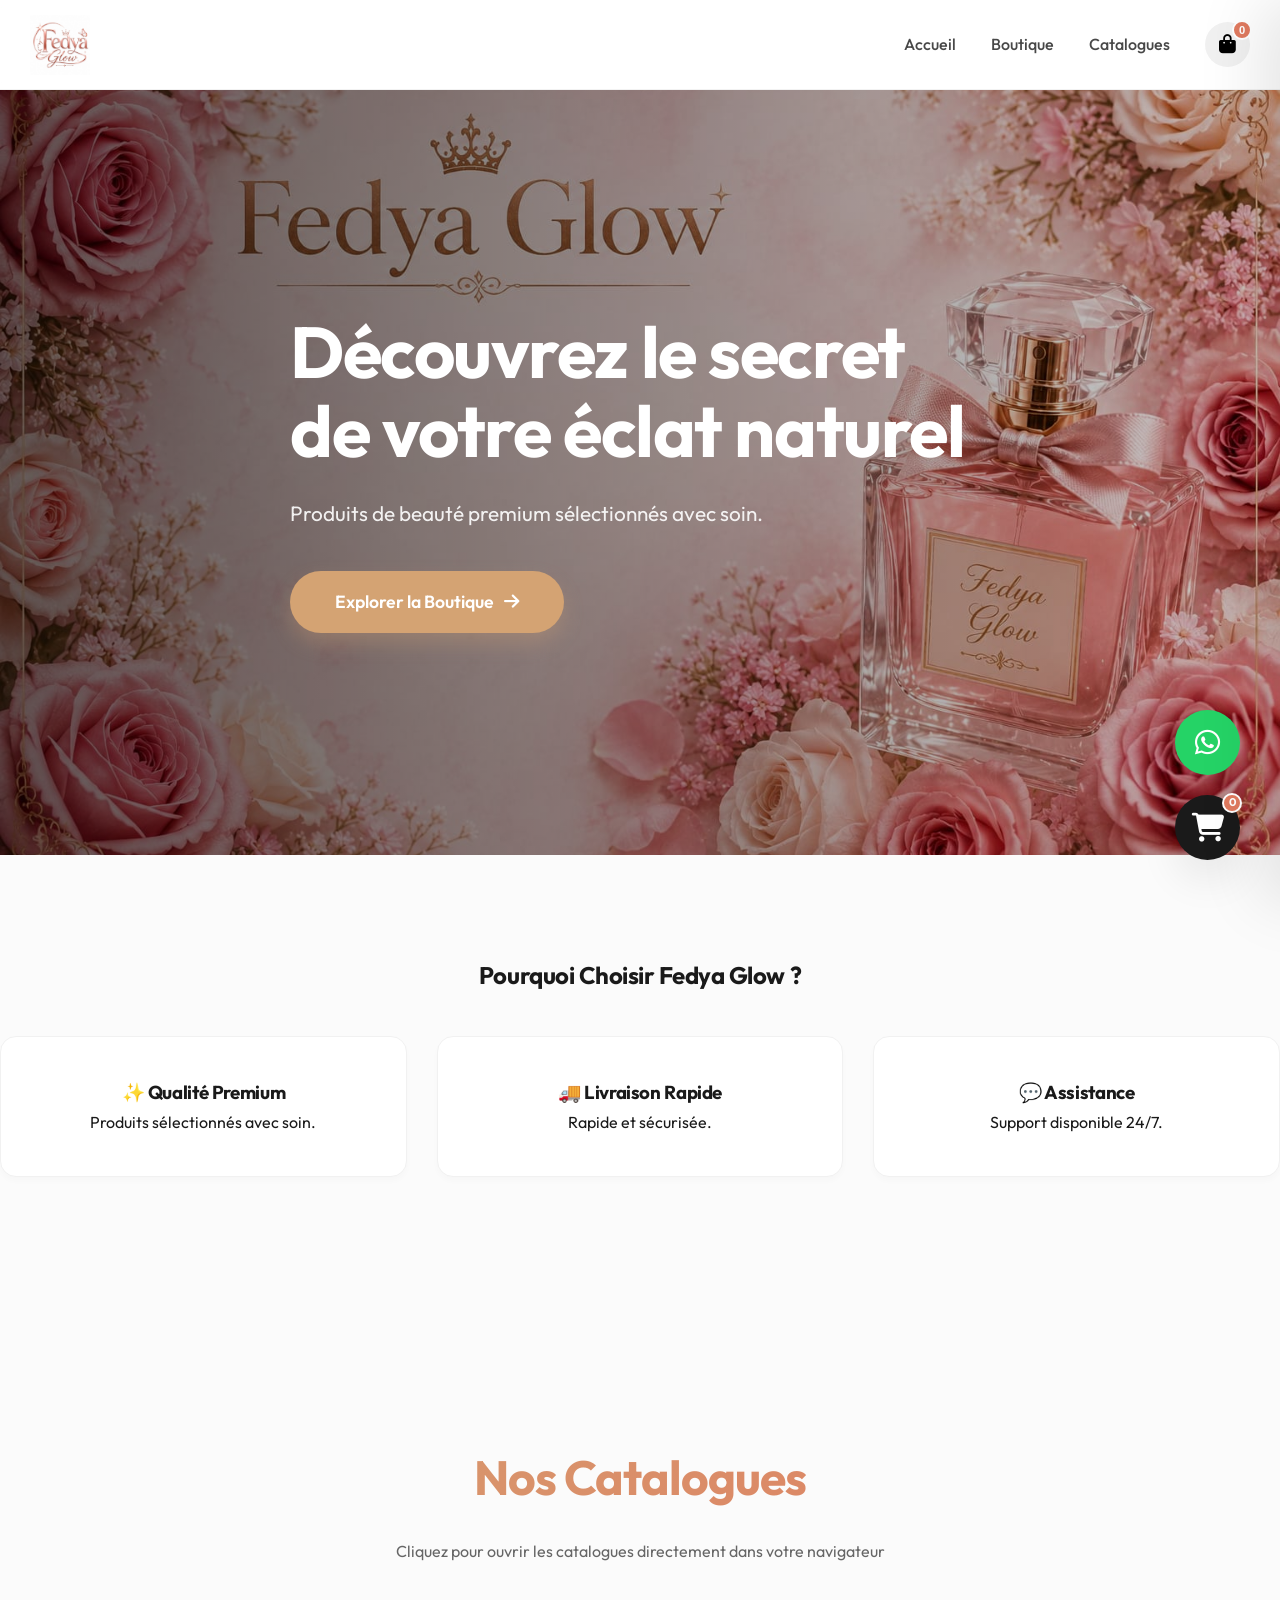
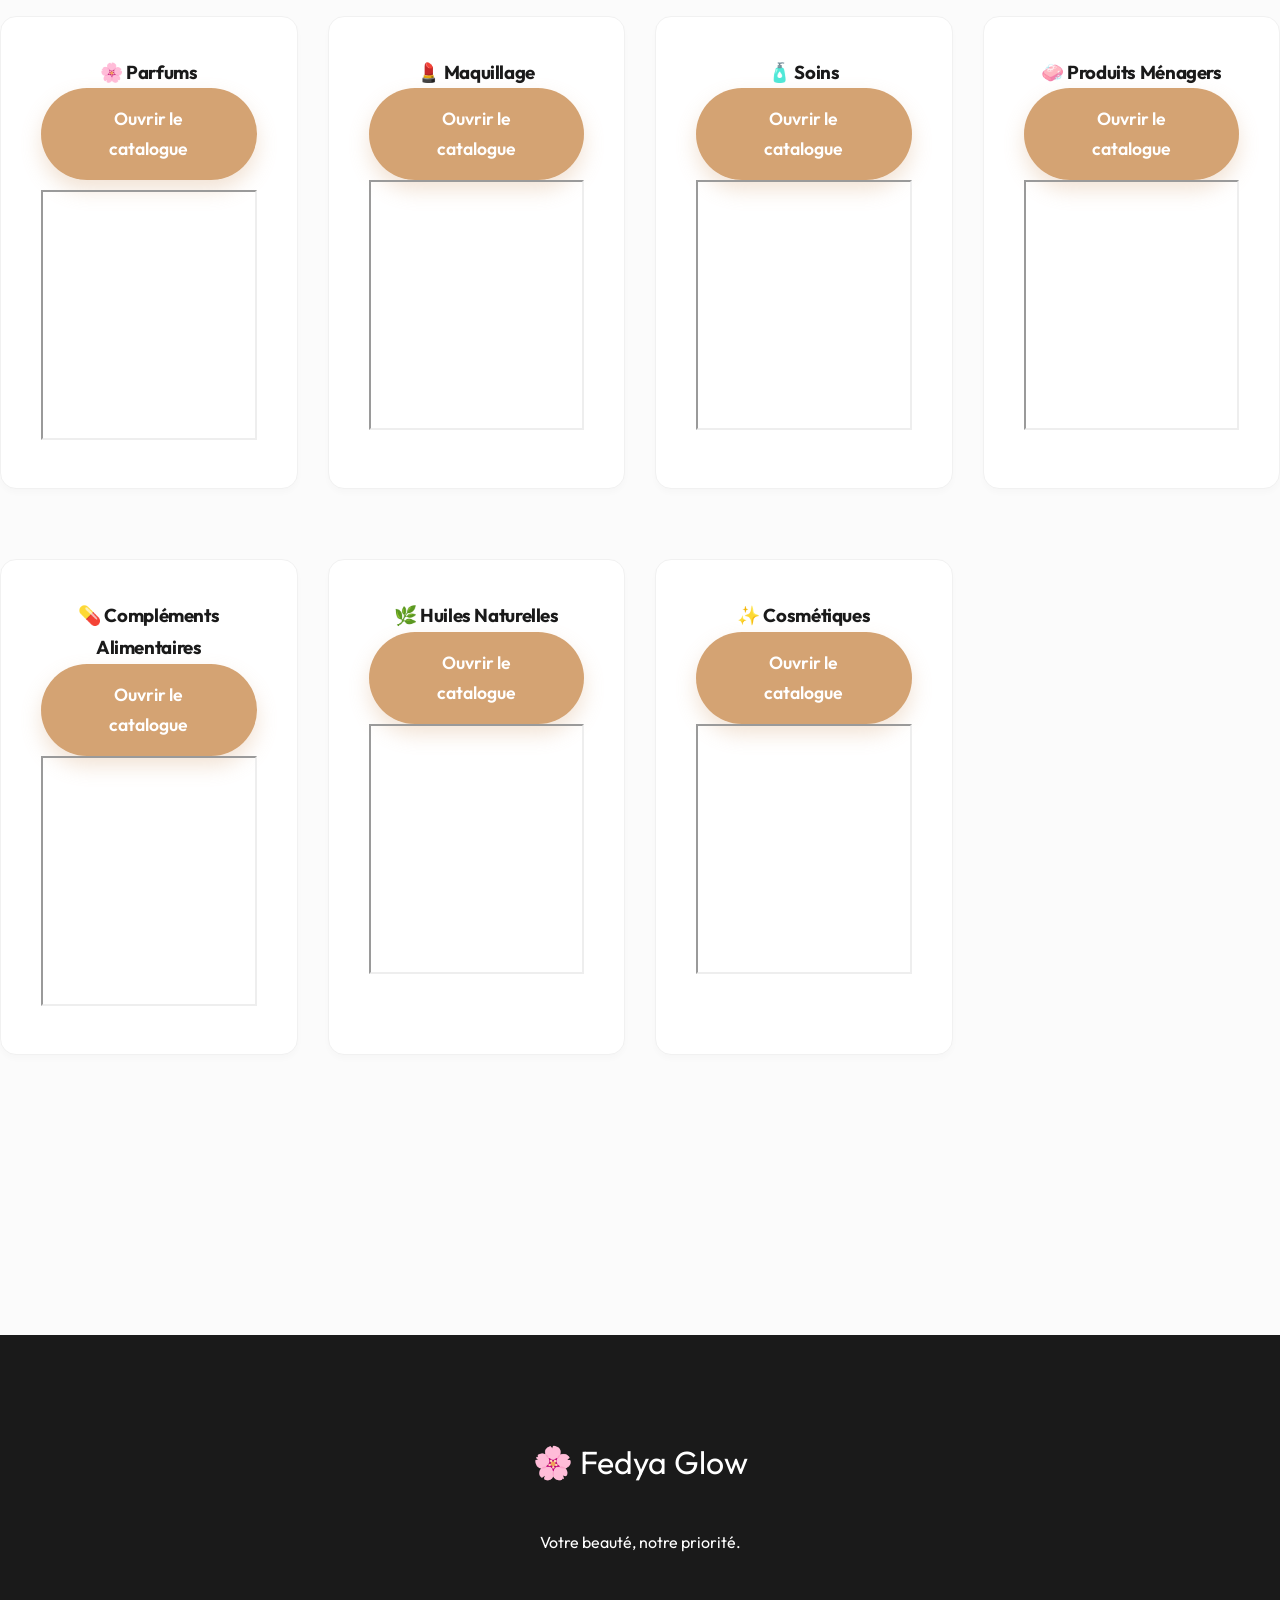
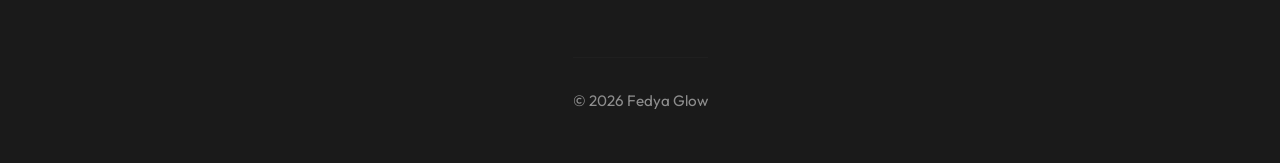
<file: index.html>
<!DOCTYPE html>
<html lang="fr">

<head>
    <meta charset="UTF-8">
    <meta name="viewport" content="width=device-width, initial-scale=1.0">

    <meta name="description" content="Fedya Glow - Découvrez notre sélection exclusive de produits de beauté premium. Parfums, soins et cosmétiques pour sublimer votre éclat naturel.">

    <title>Fedya Glow | Votre Beauté, Notre Priorité</title>

    <link rel="stylesheet" href="style.css">
    <link rel="stylesheet" href="https://cdnjs.cloudflare.com/ajax/libs/font-awesome/6.4.0/css/all.min.css">
</head>

<body>

<!-- NAVBAR -->
<nav class="navbar">
    <div class="container">

        <a href="index.html" class="logo">
            <img src="logo.jpeg" class="logo-img">
        </a>

        <div class="nav-links">
            <a href="index.html" class="nav-link">Accueil</a>
            <a href="produits.html" class="nav-link">Boutique</a>
            <a href="#catalogues" class="nav-link">Catalogues</a>
            <button class="btn-icon" onclick="toggleCart()">
                <i class="fa-solid fa-bag-shopping"></i>
                <span class="badge cart-count">0</span>
            </button>
        </div>

    </div>
</nav>

<main>

<!-- HERO -->
<section class="hero">
    <div class="hero-bg" style="background-image:url('hero-bg.jpeg');"></div>

    <div class="container">
        <div class="hero-content">

            <h1>Découvrez le secret de votre éclat naturel</h1>

            <p>Produits de beauté premium sélectionnés avec soin.</p>

            <a href="produits.html" class="btn-primary">
                Explorer la Boutique
                <i class="fa-solid fa-arrow-right"></i>
            </a>

        </div>
    </div>
</section>

<!-- FEATURES -->
<section class="container" style="padding:100px 0;text-align:center;">

    <h2>Pourquoi Choisir Fedya Glow ?</h2>

    <div style="display:grid;grid-template-columns:repeat(auto-fit,minmax(280px,1fr));gap:30px;margin-top:40px;">

        <div class="admin-card">
            <h3>✨ Qualité Premium</h3>
            <p>Produits sélectionnés avec soin.</p>
        </div>

        <div class="admin-card">
            <h3>🚚 Livraison Rapide</h3>
            <p>Rapide et sécurisée.</p>
        </div>

        <div class="admin-card">
            <h3>💬 Assistance</h3>
            <p>Support disponible 24/7.</p>
        </div>

    </div>

</section>

<!-- 📘 CATALOGUES -->
<section id="catalogues" class="container" style="padding:120px 0;text-align:center;">

    <h2 class="text-gradient" style="font-size:3rem;margin-bottom:20px;">
        Nos Catalogues
    </h2>

    <p style="color:#666;margin-bottom:50px;">
        Cliquez pour ouvrir les catalogues directement dans votre navigateur
    </p>

    <div style="display:grid;grid-template-columns:repeat(auto-fit,minmax(260px,1fr));gap:30px;">

        <!-- Parfums -->
        <div class="admin-card">
            <h3>🌸 Parfums</h3>

            <a href="catalogues/parfums.pdf" target="_blank" class="btn-primary">
                Ouvrir le catalogue
            </a>

            <iframe src="catalogues/parfums.pdf" width="100%" height="250px" style="margin-top:10px;"></iframe>
        </div>

        <!-- Maquillage -->
        <div class="admin-card">
            <h3>💄 Maquillage</h3>

            <a href="catalogues/maquillage.pdf" target="_blank" class="btn-primary">
                Ouvrir le catalogue
            </a>

            <iframe src="catalogues/maquillage.pdf" width="100%" height="250px"></iframe>
        </div>

        <!-- Soins -->
        <div class="admin-card">
            <h3>🧴 Soins</h3>

            <a href="catalogues/soins.pdf" target="_blank" class="btn-primary">
                Ouvrir le catalogue
            </a>

            <iframe src="catalogues/soins.pdf" width="100%" height="250px"></iframe>
        </div>

        <!-- Ménagers -->
        <div class="admin-card">
            <h3>🧼 Produits Ménagers</h3>

            <a href="catalogues/menagers.pdf" target="_blank" class="btn-primary">
                Ouvrir le catalogue
            </a>

            <iframe src="catalogues/menagers.pdf" width="100%" height="250px"></iframe>
        </div>

        <!-- Compléments -->
        <div class="admin-card">
            <h3>💊 Compléments Alimentaires</h3>

            <a href="catalogues/complements.pdf" target="_blank" class="btn-primary">
                Ouvrir le catalogue
            </a>

            <iframe src="catalogues/complements.pdf" width="100%" height="250px"></iframe>
        </div>

        <!-- Huiles -->
        <div class="admin-card">
            <h3>🌿 Huiles Naturelles</h3>

            <a href="catalogues/huiles.pdf" target="_blank" class="btn-primary">
                Ouvrir le catalogue
            </a>

            <iframe src="catalogues/huiles.pdf" width="100%" height="250px"></iframe>
        </div>

        <!-- Cosmétiques -->
        <div class="admin-card">
            <h3>✨ Cosmétiques</h3>

            <a href="catalogues/cosmetiques.pdf" target="_blank" class="btn-primary">
                Ouvrir le catalogue
            </a>

            <iframe src="catalogues/cosmetiques.pdf" width="100%" height="250px"></iframe>
        </div>

    </div>

</section>

</main>

<!-- FOOTER -->
<footer class="footer">
    <div class="container footer-content">
        <div class="logo" style="color:white;font-size:2rem;">
            🌸 Fedya Glow
        </div>

        <p>Votre beauté, notre priorité.</p>

        <div class="footer-bottom">
            © 2026 Fedya Glow
        </div>
    </div>
</footer>

<!-- Floating Buttons -->
<div class="floating-btn-group">
    <a href="https://wa.me/33695198708" class="floating-btn btn-wa" target="_blank">
        <i class="fa-brands fa-whatsapp"></i>
    </a>
    <div class="floating-btn btn-cart" onclick="toggleCart()">
        <i class="fa-solid fa-cart-shopping"></i>
        <span class="badge cart-count">0</span>
    </div>
</div>

<!-- Sidebar Cart -->
<div class="overlay" id="overlay" onclick="toggleCart()"></div>
<div class="cart-sidebar" id="cartSidebar">
    <div class="cart-header">
        <h3>Votre Panier 🛍️</h3>
        <button class="btn-icon" onclick="toggleCart()" style="font-size: 1.2rem;">✕</button>
    </div>
    <div class="cart-items" id="cart-items-container">
        <!-- Items will be injected here -->
    </div>
    <div class="cart-footer">
        <div class="cart-total">
            <span>Total:</span>
            <span id="cart-total-amount">0.00 €</span>
        </div>
        <button class="checkout-btn" onclick="sendWhatsApp()">
            Commander via WhatsApp
            <i class="fa-brands fa-whatsapp"></i>
        </button>
    </div>
</div>

<script src="main.js"></script>
</body>
</html>
</file>
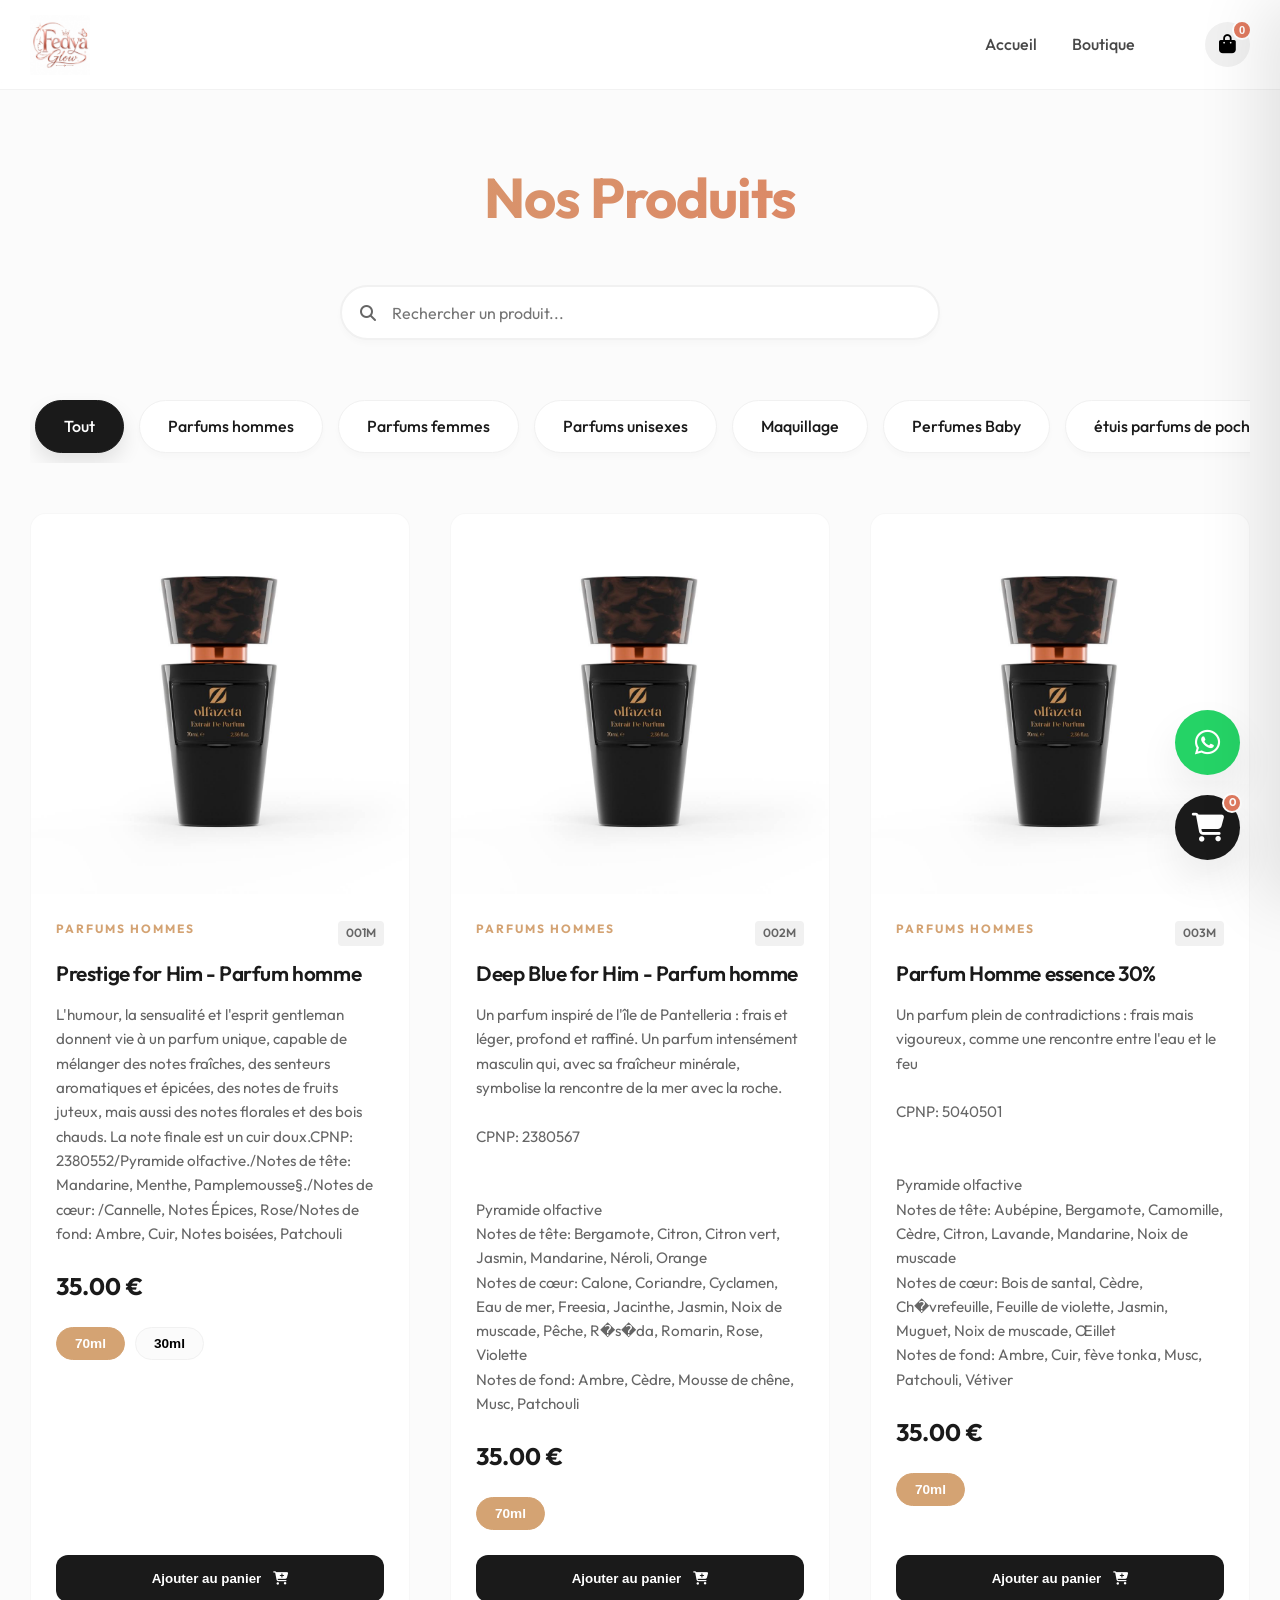
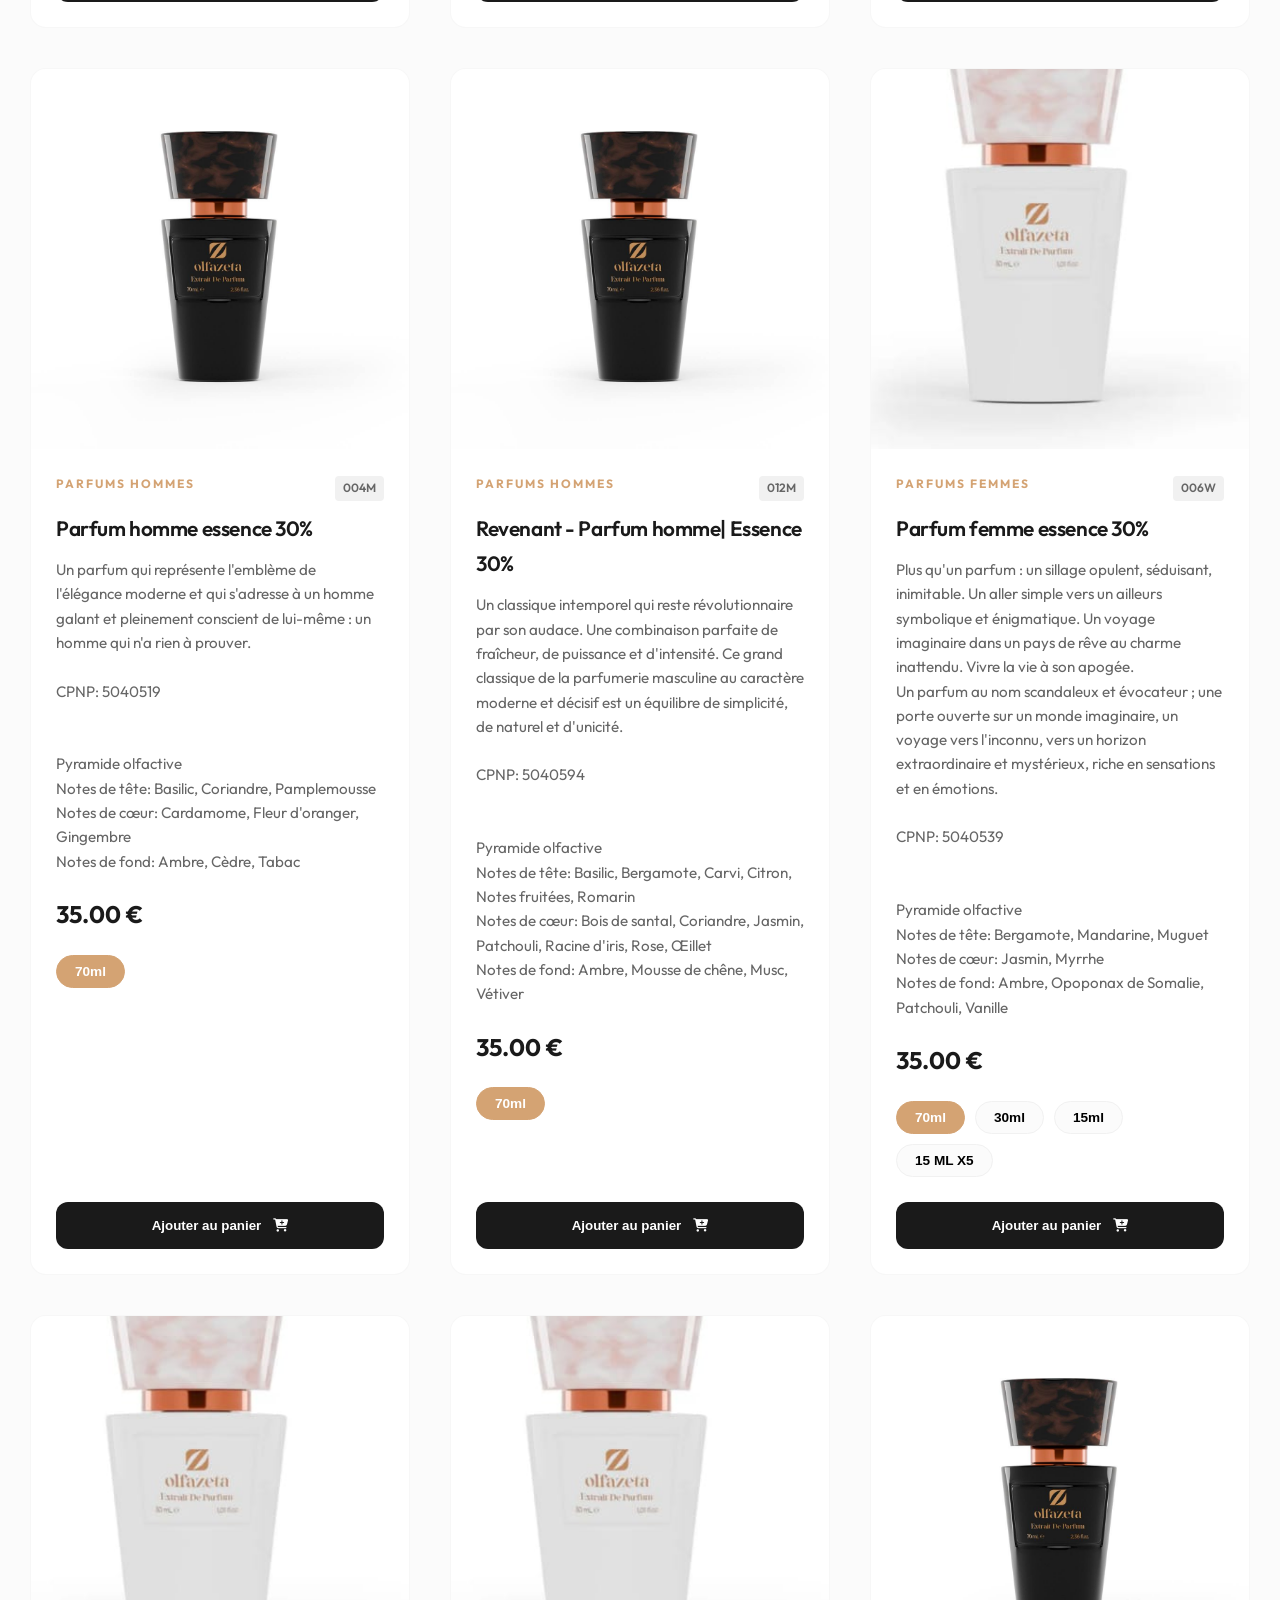
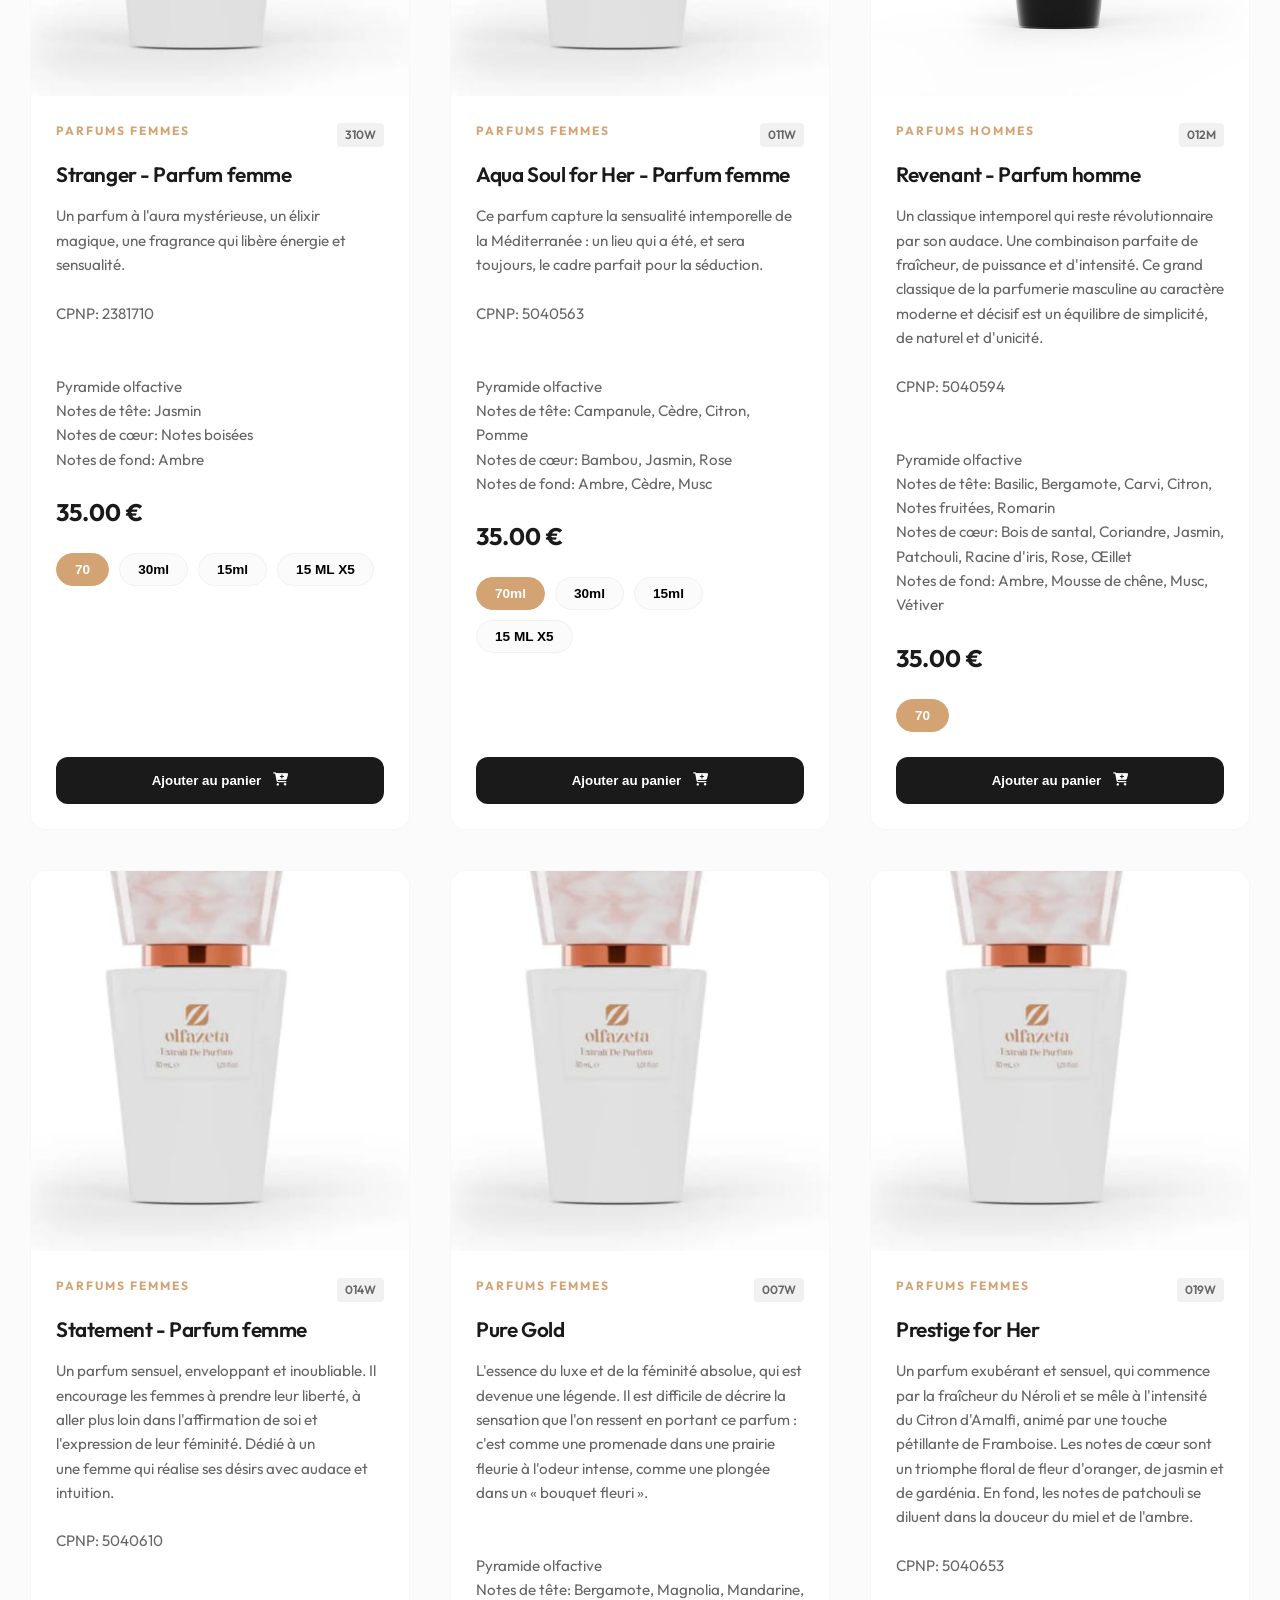
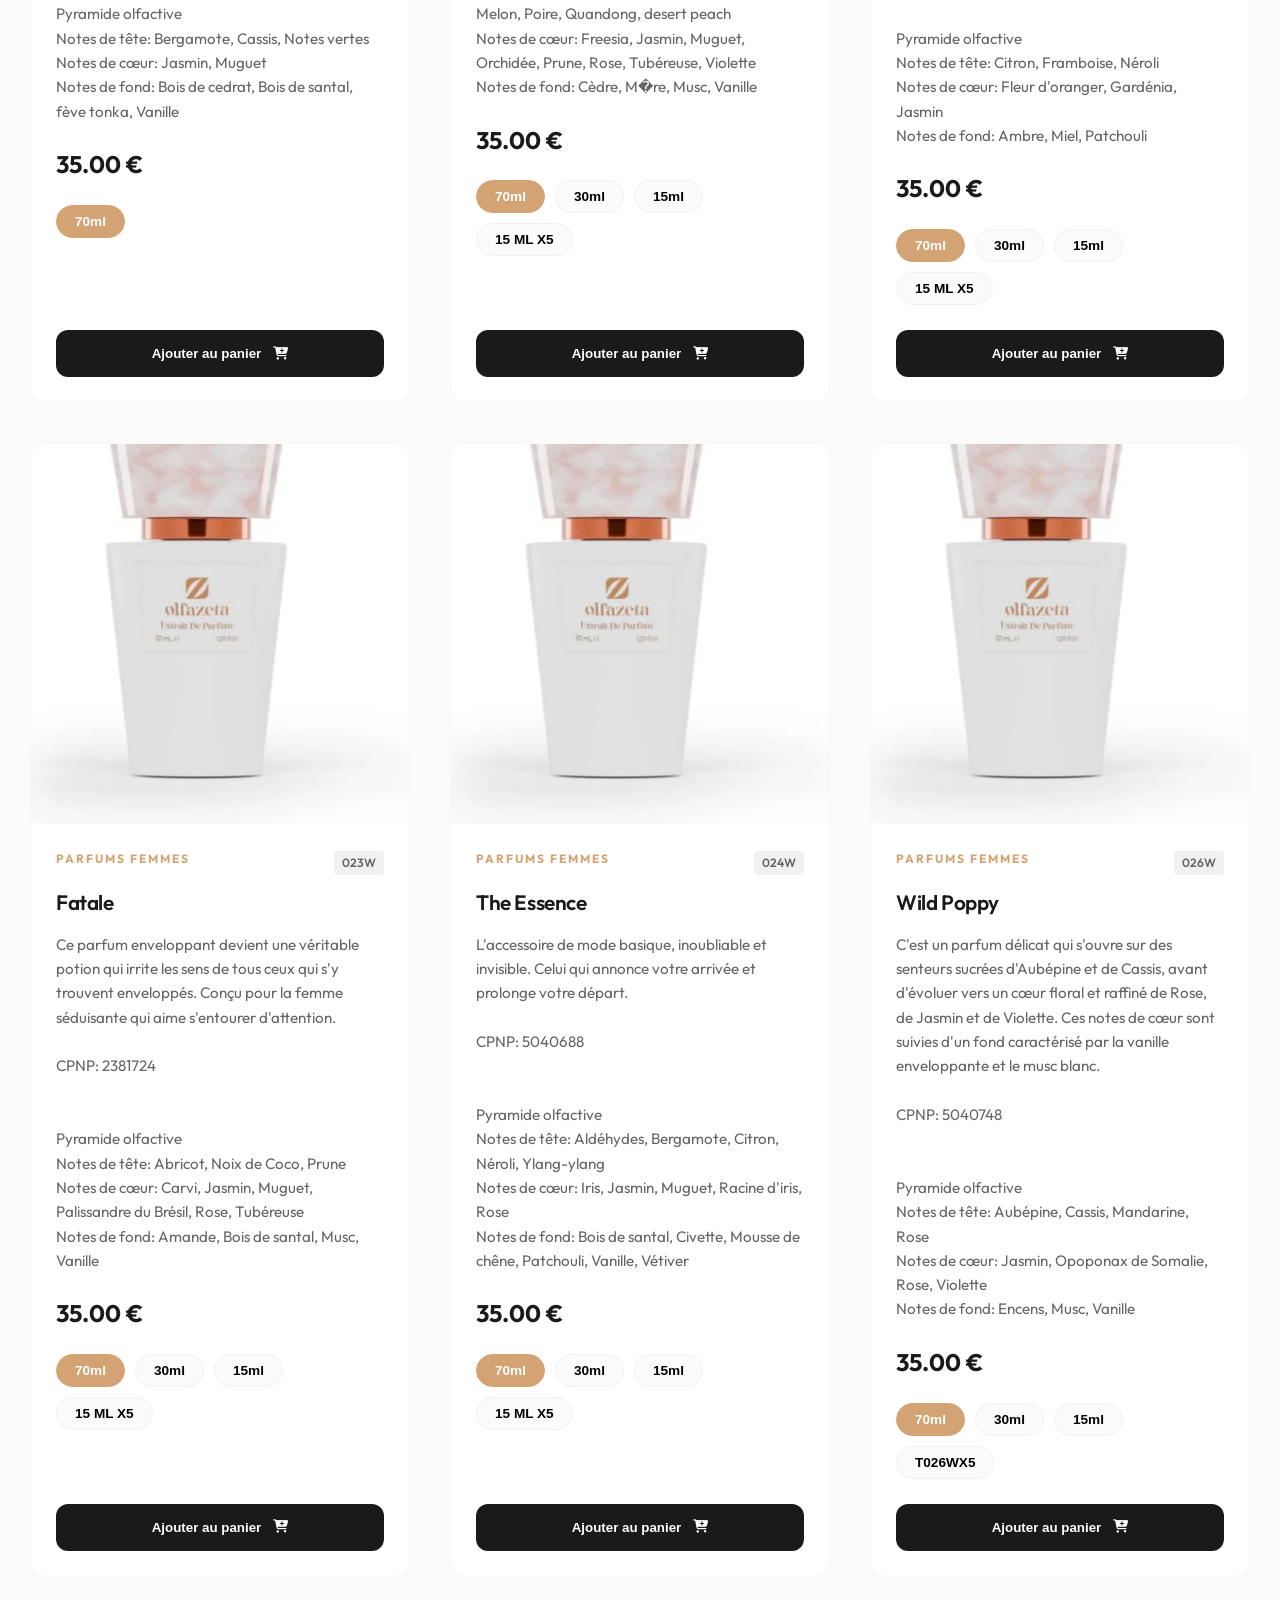
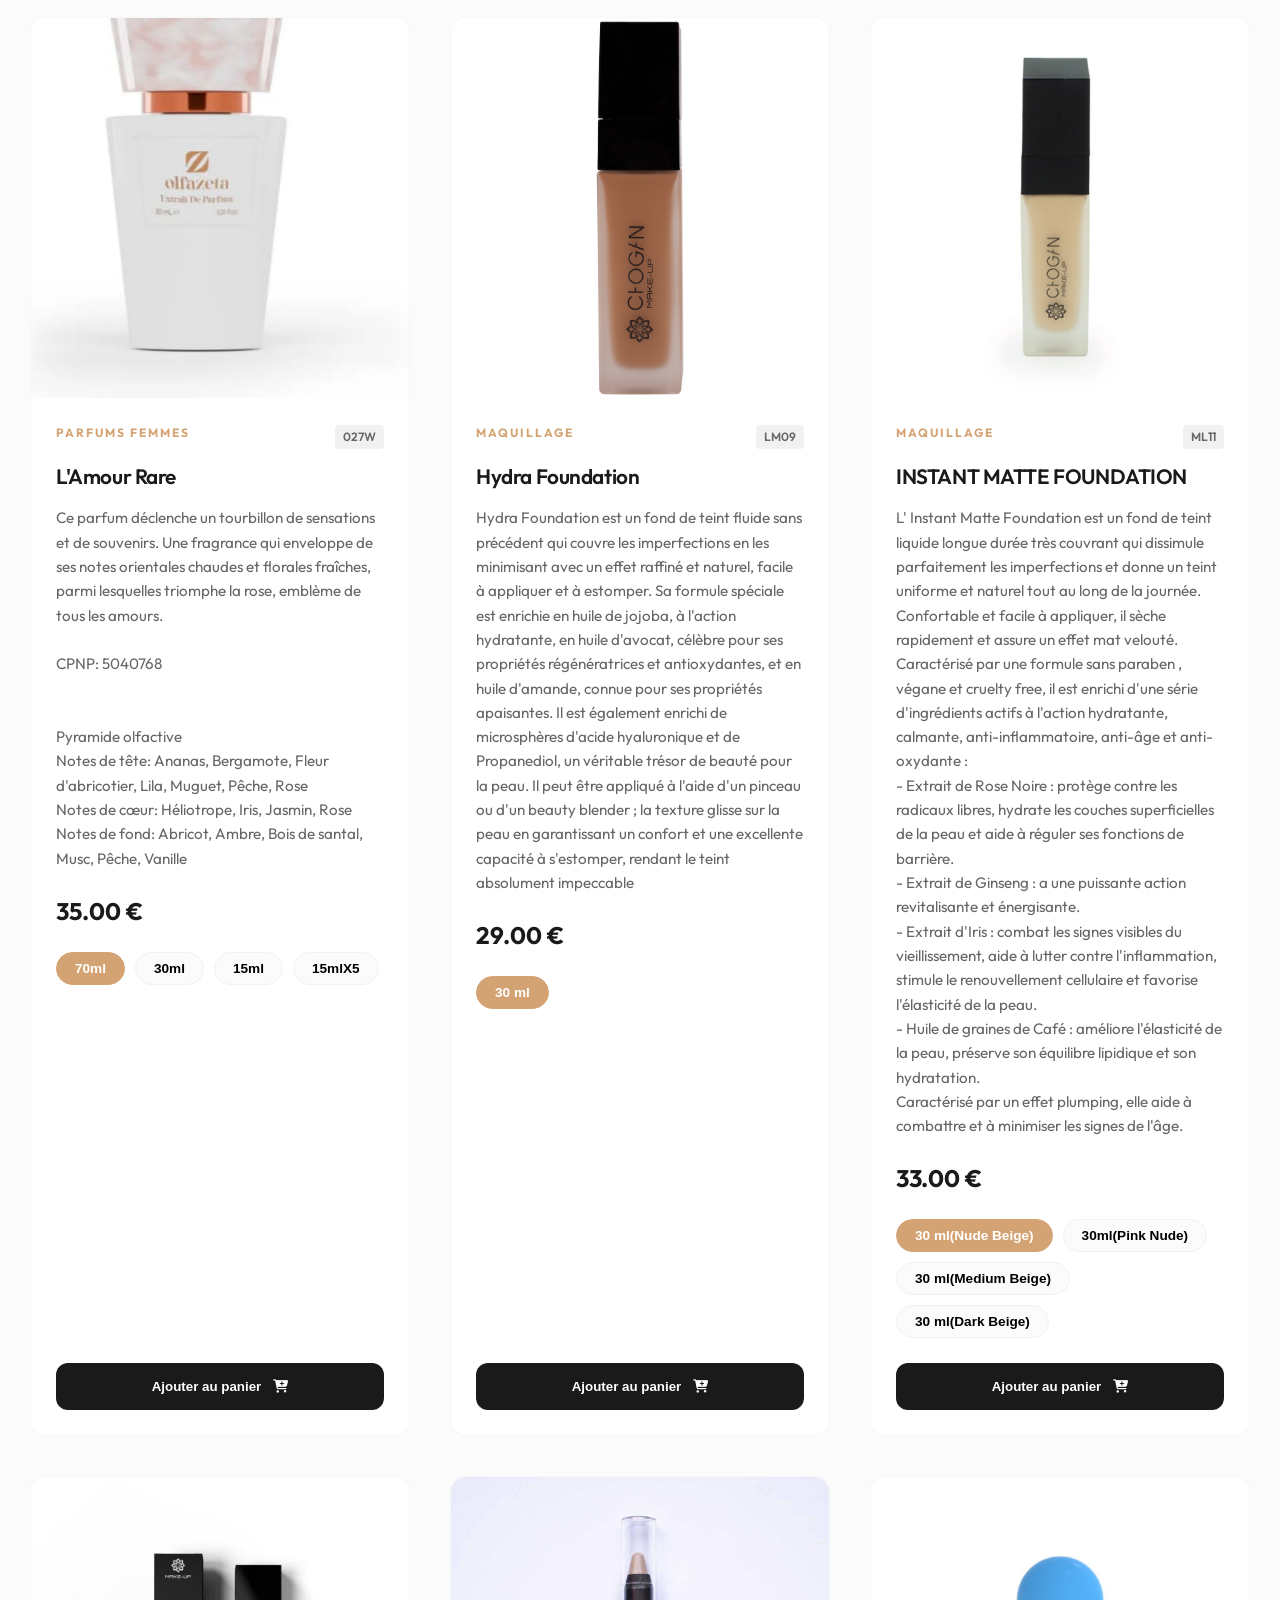
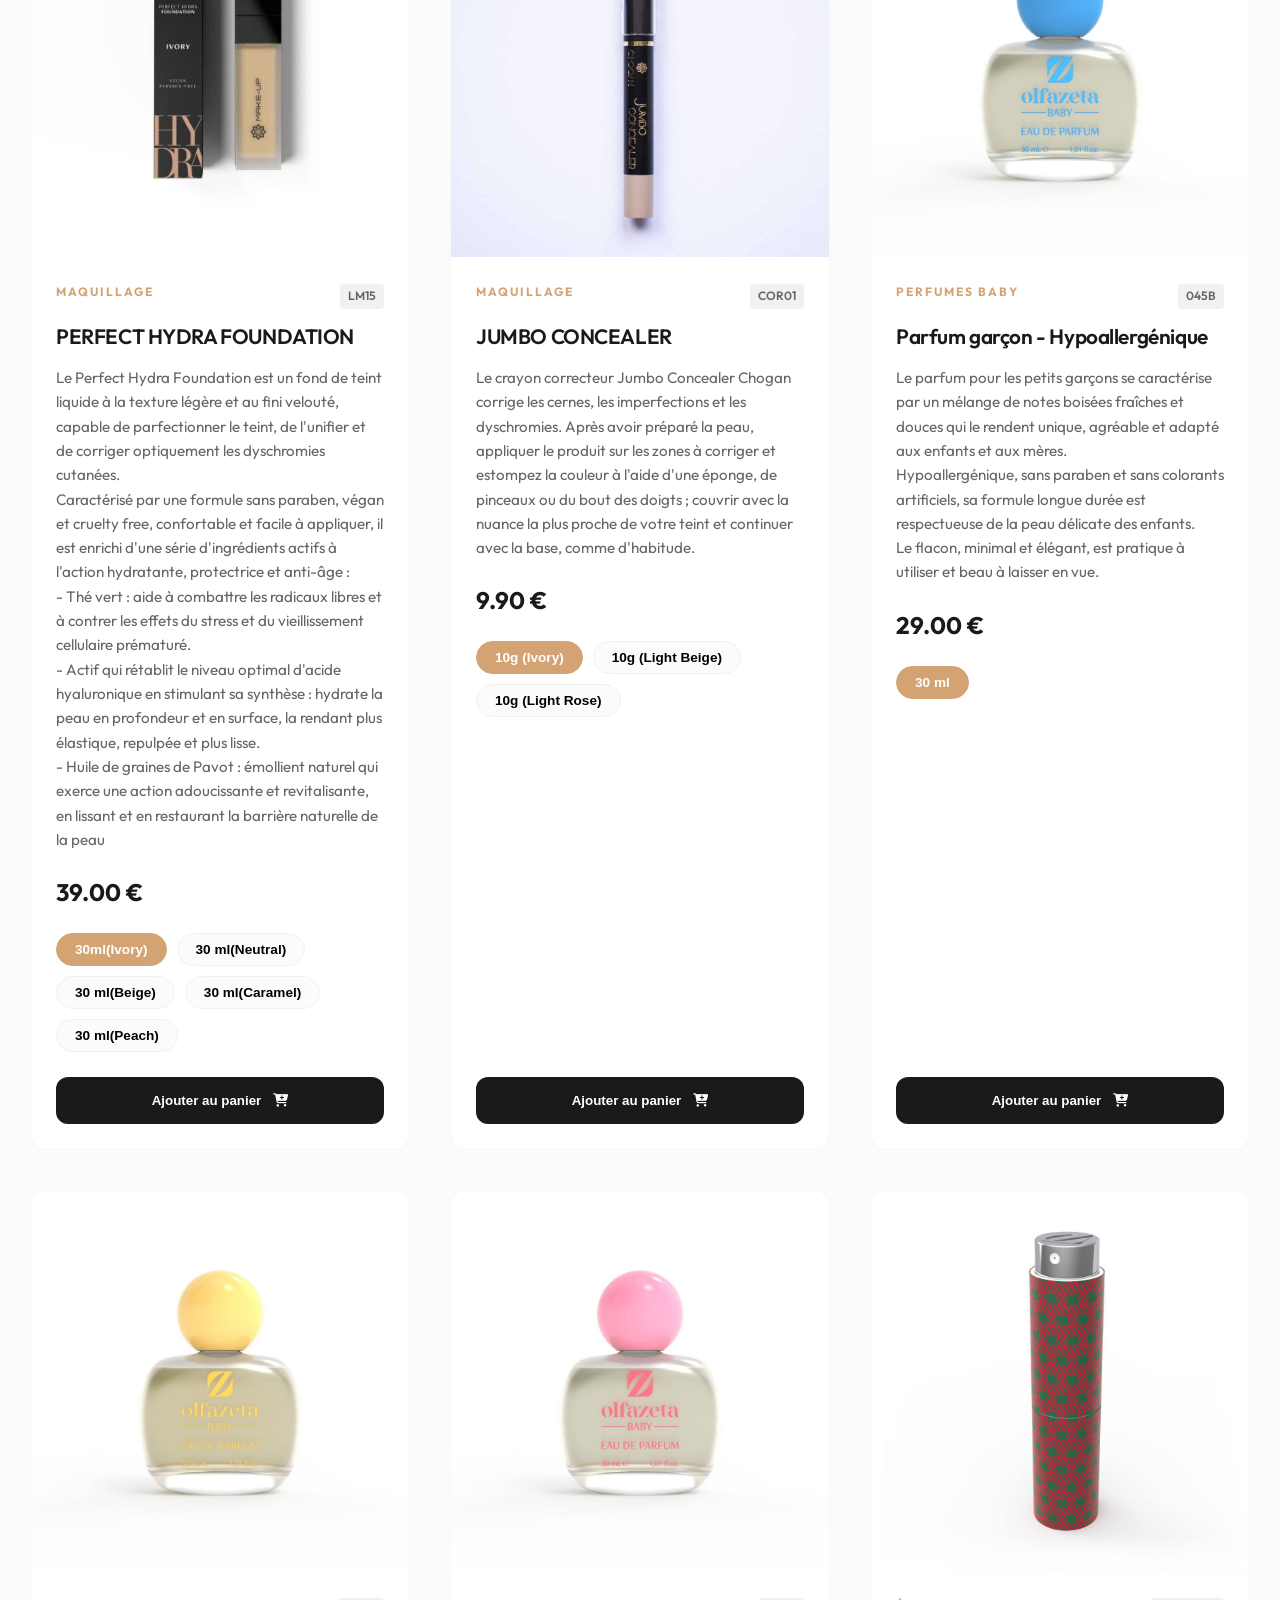
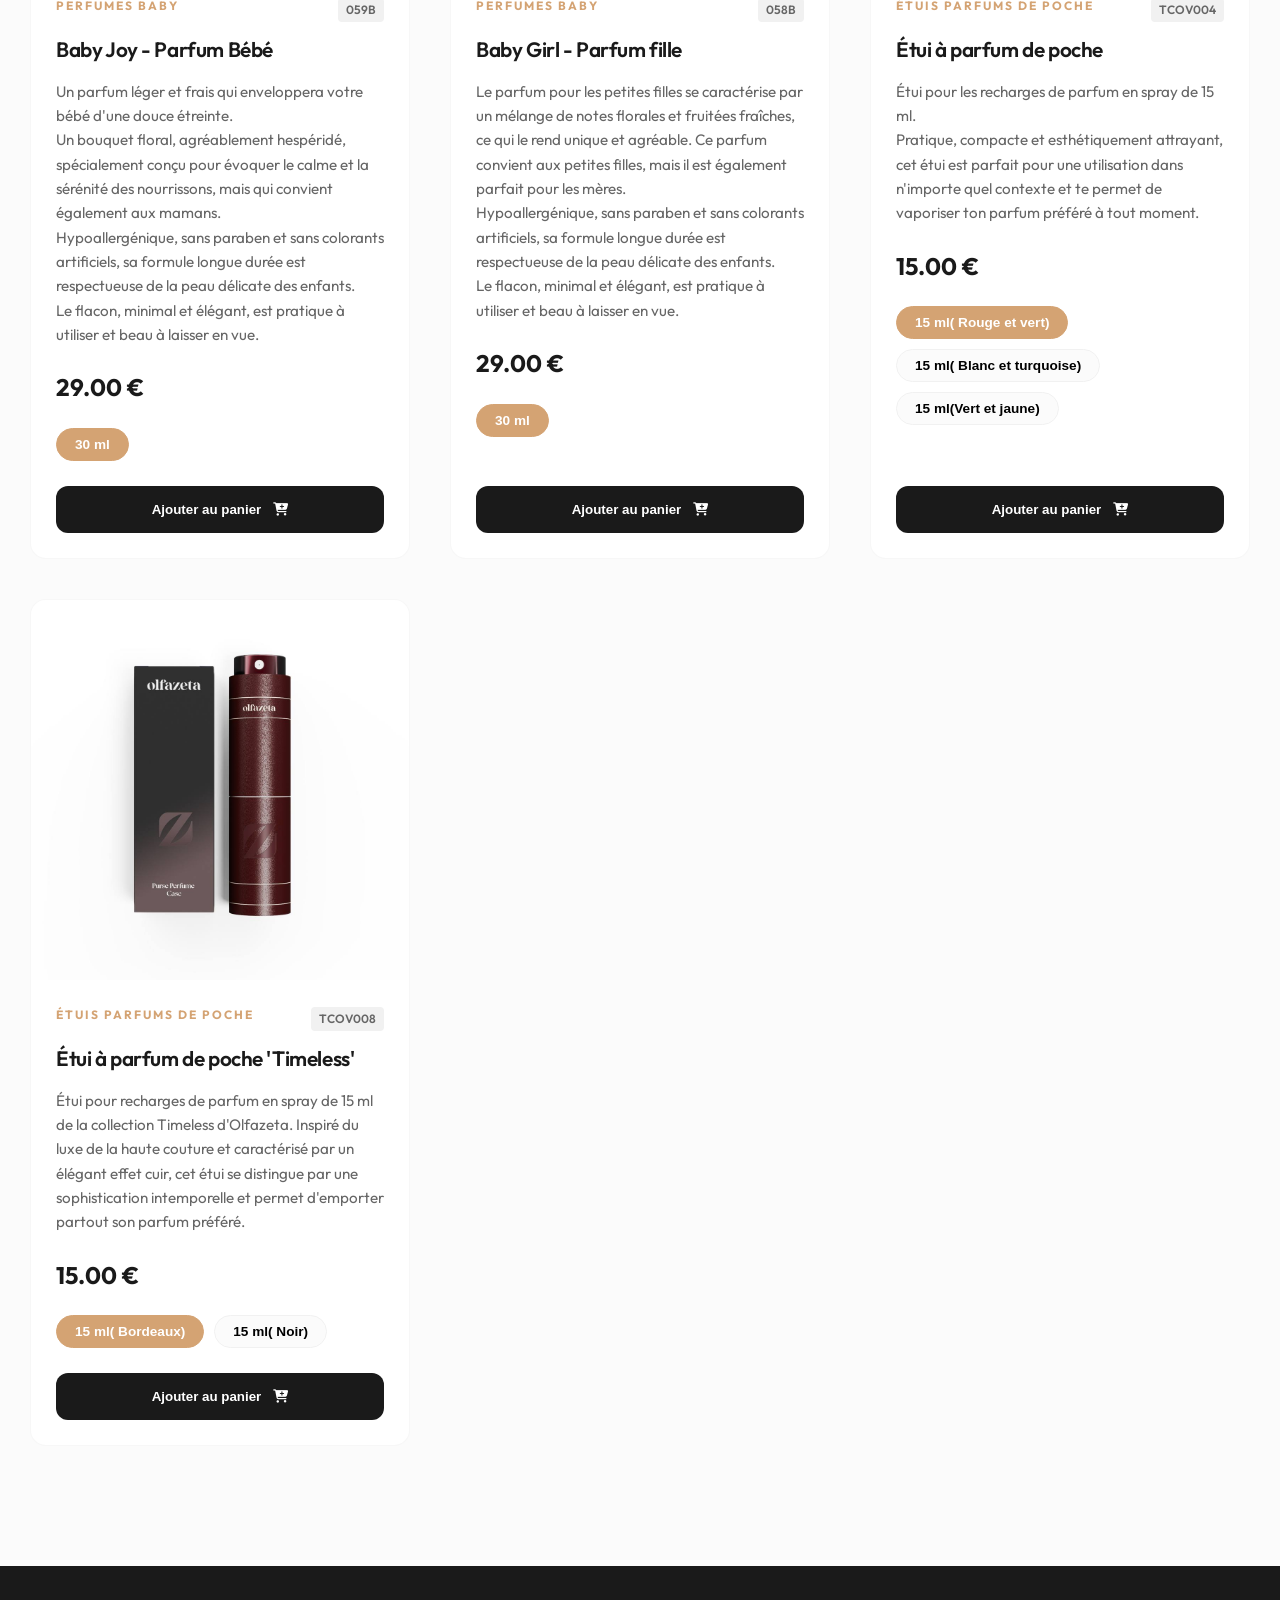
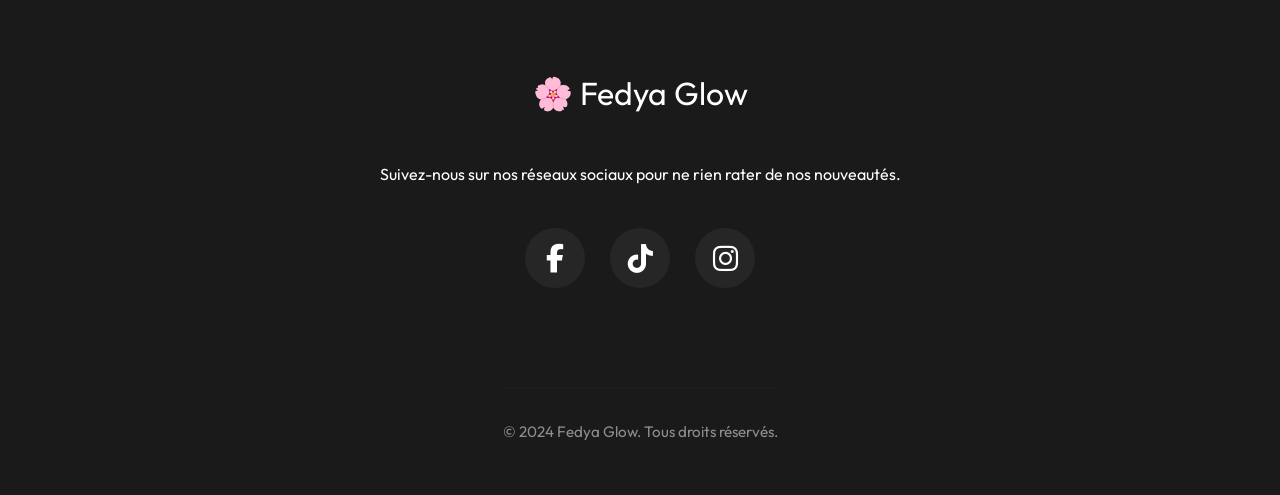
<file: produits.html>
<!DOCTYPE html>
<html lang="fr">
<head>
    <meta charset="UTF-8">
    <meta name="viewport" content="width=device-width, initial-scale=1.0">
    <meta name="description" content="Explorez la boutique Fedya Glow. Une large gamme de produits de beauté, parfums et soins pour tous les styles.">
    <meta property="og:title" content="Fedya Glow | Boutique">
    <meta property="og:description" content="Trouvez vos produits de beauté préférés chez Fedya Glow.">
    <title>Fedya Glow | Boutique</title>
    <link rel="stylesheet" href="style.css">
    <link rel="stylesheet" href="https://cdnjs.cloudflare.com/ajax/libs/font-awesome/6.4.0/css/all.min.css">
</head>
<body>
    <nav class="navbar">
        <div class="container">
            <a href="index.html" class="logo">
                <img src="logo.jpeg" alt="Fedya Glow Logo" class="logo-img">
            </a>
            <div class="nav-links">
                <a href="index.html" class="nav-link">Accueil</a>
                <a href="produits.html" class="nav-link">Boutique</a>
                <a href="admin.html" class="nav-link"></a>
                <button class="btn-icon" onclick="toggleCart()">
                    <i class="fa-solid fa-bag-shopping"></i>
                    <span class="badge cart-count">0</span>
                </button>
            </div>
        </div>
    </nav>

    <main class="container" style="padding-top: 60px;">
        <h1 class="text-gradient" style="text-align: center; margin-bottom: 40px; font-size: 3.5rem;">Nos Produits</h1>
        
        <div class="search-container" style="max-width: 600px; margin: 0 auto 30px;">
            <div class="form-group" style="position: relative;">
                <i class="fa-solid fa-magnifying-glass" style="position: absolute; left: 20px; top: 50%; transform: translateY(-50%); color: var(--gray-600);"></i>
                <input type="text" id="productSearch" class="form-control" placeholder="Rechercher un produit..." style="padding-left: 50px; border-radius: 100px; height: 55px; box-shadow: var(--shadow-sm);">
            </div>
        </div>

        <div class="category-filters" id="category-filters">
            <!-- Categories will be injected here -->
        </div>

        <div class="products-grid" id="products-grid">
            <!-- Products will be injected here -->
        </div>
    </main>

    <footer class="footer">
        <div class="container footer-content">
            <div class="logo" style="color: white; font-size: 2rem;">🌸 Fedya Glow</div>
            <p>Suivez-nous sur nos réseaux sociaux pour ne rien rater de nos nouveautés.</p>
            <div class="social-links">
                <a href="https://www.facebook.com/profile.php?id=61571002333267" class="social-icon fb"><i class="fa-brands fa-facebook-f"></i></a>
                <a href="https://www.tiktok.com/@fedyfedy946?_r=1&_t=ZN-96RbtunjTJW" class="social-icon tt"><i class="fa-brands fa-tiktok"></i></a>
                <a href="https://www.instagram.com/fedya_glow" class="social-icon ig"><i class="fa-brands fa-instagram"></i></a>
            </div>
            <div class="footer-bottom">
                &copy; 2024 Fedya Glow. Tous droits réservés.
            </div>
        </div>
    </footer>

    <!-- Floating Buttons -->
    <div class="floating-btn-group">
        <a href="https://wa.me/33695198708" class="floating-btn btn-wa" target="_blank">
            <i class="fa-brands fa-whatsapp"></i>
        </a>
        <div class="floating-btn btn-cart" onclick="toggleCart()">
            <i class="fa-solid fa-cart-shopping"></i>
            <span class="badge cart-count">0</span>
        </div>
    </div>

    <!-- Sidebar Cart -->
    <div class="overlay" id="overlay" onclick="toggleCart()"></div>
    <div class="cart-sidebar" id="cartSidebar">
        <div class="cart-header">
            <h3>Votre Panier 🛍️</h3>
            <button class="btn-icon" onclick="toggleCart()" style="font-size: 1.2rem;">✕</button>
        </div>
        <div class="cart-items" id="cart-items-container">
            <!-- Items will be injected here -->
        </div>
        <div class="cart-footer">
            <div class="cart-total">
                <span>Total:</span>
                <span id="cart-total-amount">0.00 €</span>
            </div>
            <button class="checkout-btn" onclick="sendWhatsApp()">
                Commander via WhatsApp
                <i class="fa-brands fa-whatsapp"></i>
            </button>
        </div>
    </div>

    <script src="main.js"></script>
</body>
</html>
</file>
<file: style.css>
@import url('https://fonts.googleapis.com/css2?family=Cairo:wght@300;400;600;700;800&family=Outfit:wght@300;400;500;600;700&display=swap');

:root {
    --primary: #d4a373; /* Rose Gold / Premium Tan */
    --primary-light: #faedcd;
    --primary-hover: #bc8a5f;
    --accent: #e07a5f;
    --dark: #1a1a1a;
    --light: #ffffff;
    --gray-100: #fbfbfb;
    --gray-200: #f1f1f1;
    --gray-300: #e0e0e0;
    --gray-600: #666666;
    --glass: rgba(255, 255, 255, 0.85);
    --glass-dark: rgba(0, 0, 0, 0.05);
    --shadow-sm: 0 4px 6px rgba(0,0,0,0.02);
    --shadow-md: 0 10px 20px rgba(0,0,0,0.05);
    --shadow-lg: 0 20px 40px rgba(0,0,0,0.08);
    --radius-sm: 12px;
    --radius-md: 16px;
    --radius-lg: 24px;
    --transition: all 0.4s cubic-bezier(0.165, 0.84, 0.44, 1);
}

* {
    margin: 0;
    padding: 0;
    box-sizing: border-box;
}

body {
    font-family: 'Outfit', 'Cairo', sans-serif;
    background-color: var(--gray-100);
    color: var(--dark);
    line-height: 1.7;
    overflow-x: hidden;
}

/* Custom Scrollbar */
::-webkit-scrollbar {
    width: 6px;
}
::-webkit-scrollbar-track {
    background: var(--gray-100);
}
::-webkit-scrollbar-thumb {
    background: var(--gray-300);
    border-radius: 10px;
}
::-webkit-scrollbar-thumb:hover {
    background: var(--primary);
}

/* Typography */
h1, h2, h3, h4, h5, h6 {
    font-weight: 700;
    letter-spacing: -0.02em;
}

.text-gradient {
    background: linear-gradient(135deg, var(--primary), var(--accent));
    -webkit-background-clip: text;
    -webkit-text-fill-color: transparent;
}

/* Layout */
.container {
    max-width: 1300px;
    margin: 0 auto;
    padding: 0 30px;
}

/* Navbar */
.navbar {
    background: var(--glass);
    backdrop-filter: blur(15px);
    -webkit-backdrop-filter: blur(15px);
    height: 90px;
    display: flex;
    align-items: center;
    position: sticky;
    top: 0;
    z-index: 1000;
    border-bottom: 1px solid rgba(0,0,0,0.05);
    transition: var(--transition);
}

.navbar.scrolled {
    height: 70px;
    background: rgba(255, 255, 255, 0.95);
    box-shadow: var(--shadow-sm);
}

.navbar .container {
    display: flex;
    justify-content: space-between;
    align-items: center;
    width: 100%;
}

.logo {
    display: flex;
    align-items: center;
    gap: 12px;
    height: 100%;
}

.logo-img {
    height: 60px;
    width: auto;
    object-fit: contain;
    transition: var(--transition);
}

.logo:hover .logo-img {
    transform: scale(1.05);
}

.nav-links {
    display: flex;
    gap: 35px;
    align-items: center;
}

.nav-link {
    text-decoration: none;
    color: var(--dark);
    font-weight: 500;
    font-size: 1rem;
    transition: var(--transition);
    position: relative;
    opacity: 0.8;
}

.nav-link::after {
    content: '';
    position: absolute;
    bottom: -5px;
    left: 0;
    width: 0;
    height: 2px;
    background: var(--primary);
    transition: var(--transition);
}

.nav-link:hover {
    opacity: 1;
    color: var(--primary);
}

.nav-link:hover::after {
    width: 100%;
}

.btn-icon {
    background: var(--gray-200);
    border: none;
    width: 45px;
    height: 45px;
    border-radius: 50%;
    display: flex;
    align-items: center;
    justify-content: center;
    font-size: 1.2rem;
    cursor: pointer;
    position: relative;
    transition: var(--transition);
}

.btn-icon:hover {
    background: var(--primary);
    color: white;
    transform: translateY(-2px);
}

.badge {
    position: absolute;
    top: -2px;
    right: -2px;
    background: var(--accent);
    color: white;
    font-size: 0.7rem;
    min-width: 20px;
    height: 20px;
    padding: 0 4px;
    border-radius: 10px;
    display: flex;
    align-items: center;
    justify-content: center;
    font-weight: 700;
    border: 2px solid white;
}

/* Hero Section */
.hero {
    height: 85vh;
    min-height: 600px;
    position: relative;
    overflow: hidden;
    display: flex;
    align-items: center;
    color: white;
}

.hero-bg {
    position: absolute;
    top: 0;
    left: 0;
    width: 100%;
    height: 100%;
    background-size: cover;
    background-position: center;
    z-index: -1;
    animation: kenBurns 30s infinite alternate;
}

.hero::after {
    content: '';
    position: absolute;
    top: 0;
    left: 0;
    width: 100%;
    height: 100%;
    background: linear-gradient(to right, rgba(0,0,0,0.6), rgba(0,0,0,0.2));
    z-index: -1;
}

.hero-content {
    max-width: 700px;
}

.hero-content h1 {
    font-size: 4.5rem;
    line-height: 1.1;
    margin-bottom: 25px;
    animation: fadeInUp 1s cubic-bezier(0.165, 0.84, 0.44, 1);
}

.hero-content p {
    font-size: 1.3rem;
    margin-bottom: 40px;
    opacity: 0.9;
    animation: fadeInUp 1.2s cubic-bezier(0.165, 0.84, 0.44, 1);
}

/* Buttons */
.btn-primary {
    background: var(--primary);
    color: white;
    padding: 16px 45px;
    border: none;
    border-radius: 100px;
    font-weight: 600;
    font-size: 1.1rem;
    cursor: pointer;
    transition: var(--transition);
    text-decoration: none;
    display: inline-flex;
    align-items: center;
    gap: 10px;
    box-shadow: 0 10px 20px rgba(212, 163, 115, 0.3);
}

.btn-primary:hover {
    background: var(--primary-hover);
    transform: translateY(-3px);
    box-shadow: 0 15px 30px rgba(212, 163, 115, 0.4);
}

/* Category Filter Chips */
.category-filters {
    display: flex;
    gap: 15px;
    margin: 50px 0;
    overflow-x: auto;
    padding: 10px 5px;
    scrollbar-width: none;
}

.category-filters::-webkit-scrollbar {
    display: none;
}

.filter-chip {
    padding: 12px 28px;
    background: var(--light);
    border: 1px solid var(--gray-200);
    border-radius: 100px;
    cursor: pointer;
    white-space: nowrap;
    font-weight: 500;
    transition: var(--transition);
    box-shadow: var(--shadow-sm);
}

.filter-chip.active {
    background: var(--dark);
    color: white;
    border-color: var(--dark);
    box-shadow: 0 10px 20px rgba(0,0,0,0.1);
}

.filter-chip:hover:not(.active) {
    transform: translateY(-2px);
    border-color: var(--primary);
    color: var(--primary);
}

/* Product Cards */
.products-grid {
    display: grid;
    grid-template-columns: repeat(auto-fill, minmax(300px, 1fr));
    gap: 40px;
    margin-bottom: 80px;
}

.product-card {
    background: var(--light);
    border-radius: var(--radius-md);
    overflow: hidden;
    transition: var(--transition);
    border: 1px solid rgba(0,0,0,0.03);
    display: flex;
    flex-direction: column;
}

.product-card:hover {
    transform: translateY(-15px);
    box-shadow: var(--shadow-lg);
}

.product-image-container {
    width: 100%;
    height: 380px;
    overflow: hidden;
    position: relative;
    background: #fdfdfd;
}

.product-image {
    width: 100%;
    height: 100%;
    object-fit: cover;
    transition: transform 1s cubic-bezier(0.165, 0.84, 0.44, 1);
}

.product-card:hover .product-image {
    transform: scale(1.1);
}

.product-info {
    padding: 25px;
    flex: 1;
    display: flex;
    flex-direction: column;
}

.product-category {
    font-size: 0.75rem;
    color: var(--primary);
    text-transform: uppercase;
    font-weight: 700;
    letter-spacing: 2px;
    margin-bottom: 8px;
}

.product-title {
    font-size: 1.3rem;
    margin-bottom: 12px;
    color: var(--dark);
    font-weight: 600;
}

.product-description {
    font-size: 0.95rem;
    color: var(--gray-600);
    margin-bottom: 20px;
    line-height: 1.6;
    /* Fixed line clamp issue as requested by user */
    display: block; 
    white-space: pre-line; /* Preserves newlines and formatting */
}

.product-price {
    font-size: 1.5rem;
    font-weight: 700;
    color: var(--dark);
    margin-bottom: 20px;
}

.size-selector {
    display: flex;
    gap: 10px;
    flex-wrap: wrap;
    margin-bottom: 25px;
}

.size-btn {
    padding: 8px 18px;
    border: 1px solid var(--gray-200);
    background: var(--gray-100);
    border-radius: 100px;
    font-size: 0.85rem;
    font-weight: 600;
    cursor: pointer;
    transition: var(--transition);
}

.size-btn.active {
    background: var(--primary);
    color: white;
    border-color: var(--primary);
}

.add-to-cart-btn {
    width: 100%;
    margin-top: auto;
    padding: 16px;
    background: var(--dark);
    color: white;
    border: none;
    border-radius: var(--radius-sm);
    font-weight: 700;
    cursor: pointer;
    transition: var(--transition);
    display: flex;
    align-items: center;
    justify-content: center;
    gap: 12px;
}

.add-to-cart-btn:hover {
    background: var(--primary);
    transform: translateY(-2px);
}

/* Sidebar Cart */
.cart-sidebar {
    position: fixed;
    top: 0;
    right: -450px;
    width: 450px;
    height: 100vh;
    background: white;
    z-index: 2000;
    box-shadow: -20px 0 60px rgba(0,0,0,0.1);
    transition: var(--transition);
    display: flex;
    flex-direction: column;
}

.cart-sidebar.active {
    right: 0;
}

.cart-header {
    padding: 35px;
    border-bottom: 1px solid var(--gray-200);
    display: flex;
    justify-content: space-between;
    align-items: center;
}

.cart-items {
    flex: 1;
    overflow-y: auto;
    padding: 30px;
}

.cart-item {
    display: flex;
    gap: 20px;
    margin-bottom: 30px;
    padding-bottom: 30px;
    border-bottom: 1px solid var(--gray-100);
}

.cart-item-img {
    width: 100px;
    height: 100px;
    border-radius: var(--radius-sm);
    object-fit: cover;
}

.cart-item-info {
    flex: 1;
}

.cart-item-title {
    font-weight: 700;
    font-size: 1.1rem;
    margin-bottom: 6px;
}

.cart-item-variant {
    font-size: 0.9rem;
    color: var(--gray-600);
}

.cart-item-price {
    font-weight: 700;
    color: var(--primary);
    margin-top: 8px;
    font-size: 1.1rem;
}

.remove-item {
    background: none;
    border: none;
    color: #ff4444;
    cursor: pointer;
    font-size: 0.85rem;
    margin-top: 10px;
    opacity: 0.7;
    transition: var(--transition);
}

.remove-item:hover {
    opacity: 1;
    text-decoration: underline;
}

.cart-footer {
    padding: 35px;
    border-top: 1px solid var(--gray-200);
    background: var(--gray-100);
}

.cart-total {
    display: flex;
    justify-content: space-between;
    font-size: 1.4rem;
    font-weight: 800;
    margin-bottom: 30px;
}

.checkout-btn {
    width: 100%;
    padding: 20px;
    background: #25D366;
    color: white;
    border: none;
    border-radius: var(--radius-sm);
    font-weight: 700;
    font-size: 1.1rem;
    cursor: pointer;
    display: flex;
    align-items: center;
    justify-content: center;
    gap: 15px;
    transition: var(--transition);
}

.checkout-btn:hover {
    background: #128C7E;
    transform: scale(1.02);
}

.overlay {
    position: fixed;
    top: 0;
    left: 0;
    width: 100%;
    height: 100%;
    background: rgba(0,0,0,0.4);
    backdrop-filter: blur(8px);
    z-index: 1500;
    display: none;
    opacity: 0;
    transition: opacity 0.5s ease;
}

.overlay.active {
    display: block;
    opacity: 1;
}

/* Admin Dashboard Styles */
.admin-card {
    background: white;
    border-radius: var(--radius-md);
    padding: 40px;
    margin-bottom: 40px;
    box-shadow: var(--shadow-sm);
    border: 1px solid var(--gray-200);
    transition: var(--transition);
}

.admin-card:hover {
    box-shadow: var(--shadow-md);
}

.form-group {
    margin-bottom: 25px;
}

.form-label {
    display: block;
    margin-bottom: 10px;
    font-weight: 600;
    font-size: 0.95rem;
}

.form-control {
    width: 100%;
    padding: 15px 20px;
    border: 2px solid var(--gray-200);
    border-radius: var(--radius-sm);
    font-family: inherit;
    font-size: 1rem;
    transition: var(--transition);
}

.form-control:focus {
    outline: none;
    border-color: var(--primary);
    background: white;
}

/* Variant Row Styling */
.variant-row {
    background: var(--gray-100);
    border: 1px solid var(--gray-200);
    border-radius: var(--radius-sm);
    padding: 20px;
    margin-bottom: 20px;
    position: relative;
    transition: var(--transition);
}

.variant-row:hover {
    border-color: var(--primary);
    background: white;
}

.variant-grid {
    display: grid;
    grid-template-columns: repeat(auto-fit, minmax(150px, 1fr));
    gap: 15px;
    align-items: end;
}

.variant-image-preview {
    width: 60px;
    height: 60px;
    object-fit: cover;
    border-radius: 8px;
    border: 1px solid var(--gray-200);
    margin-top: 10px;
}

.remove-variant-btn {
    position: absolute;
    top: 10px;
    right: 10px;
    background: #ff4444;
    color: white;
    border: none;
    width: 30px;
    height: 30px;
    border-radius: 50%;
    cursor: pointer;
    display: flex;
    align-items: center;
    justify-content: center;
    font-weight: bold;
    transition: var(--transition);
}

.remove-variant-btn:hover {
    background: #cc0000;
    transform: scale(1.1);
}

/* Footer */
.footer {
    background: var(--dark);
    color: white;
    padding: 100px 0 50px;
    margin-top: 120px;
}

.footer-content {
    display: flex;
    flex-direction: column;
    align-items: center;
    gap: 40px;
    text-align: center;
}

.social-links {
    display: flex;
    gap: 25px;
}

.social-icon {
    width: 60px;
    height: 60px;
    background: rgba(255, 255, 255, 0.05);
    border-radius: 50%;
    display: flex;
    align-items: center;
    justify-content: center;
    color: white;
    text-decoration: none;
    font-size: 1.8rem;
    transition: var(--transition);
}

.social-icon:hover {
    background: var(--primary);
    transform: translateY(-10px);
}

.footer-bottom {
    margin-top: 60px;
    padding-top: 30px;
    border-top: 1px solid rgba(255, 255, 255, 0.05);
    font-size: 0.95rem;
    opacity: 0.5;
}

/* Floating Buttons */
.floating-btn-group {
    position: fixed;
    bottom: 40px;
    right: 40px;
    display: flex;
    flex-direction: column;
    gap: 20px;
    z-index: 1000;
}

.floating-btn {
    width: 65px;
    height: 65px;
    border-radius: 50%;
    display: flex;
    align-items: center;
    justify-content: center;
    color: white;
    text-decoration: none;
    font-size: 1.8rem;
    box-shadow: var(--shadow-lg);
    transition: var(--transition);
}

.floating-btn:hover {
    transform: scale(1.15) rotate(10deg);
}

.btn-wa { background: #25D366; }
.btn-cart { background: var(--dark); cursor: pointer; position: relative; }

/* Animations */
@keyframes fadeInUp {
    from {
        opacity: 0;
        transform: translateY(40px);
    }
    to {
        opacity: 1;
        transform: translateY(0);
    }
}

.hero-content h1 {
    font-size: clamp(2.5rem, 8vw, 4.5rem);
    line-height: 1.1;
    margin-bottom: 25px;
    animation: fadeInUp 1s cubic-bezier(0.165, 0.84, 0.44, 1);
}

.hero-content p {
    font-size: clamp(1rem, 3vw, 1.3rem);
    margin-bottom: 40px;
    opacity: 0.9;
    animation: fadeInUp 1.2s cubic-bezier(0.165, 0.84, 0.44, 1);
}

@keyframes kenBurns {
    0% { transform: scale(1); }
    100% { transform: scale(1.2); }
}

@keyframes pop {
    0% { transform: scale(1); }
    50% { transform: scale(1.5); }
    100% { transform: scale(1); }
}

.badge-pop {
    animation: pop 0.3s ease;
}

/* Mobile Responsive */
@media (max-width: 1024px) {
    .hero-content h1 {
        font-size: 3.5rem;
    }
    .products-grid {
        grid-template-columns: repeat(auto-fill, minmax(280px, 1fr));
        gap: 30px;
    }
}

@media (max-width: 768px) {
    .container {
        padding: 0 20px;
    }
    .hero {
        height: 70vh;
        text-align: center;
    }
    .hero-content {
        margin: 0 auto;
    }
    .nav-links {
        display: none; /* Mobile menu logic can be added, but for now simple */
    }
    .cart-sidebar {
        width: 100%;
        right: -100%;
    }
    .navbar {
        height: 70px;
    }
    .products-grid {
        grid-template-columns: 1fr;
        gap: 25px;
    }
}

@media (max-width: 480px) {
    .hero-content h1 {
        font-size: 2.2rem;
    }
    .btn-primary {
        width: 100%;
        justify-content: center;
    }
    .floating-btn {
        width: 55px;
        height: 55px;
        font-size: 1.5rem;
    }
}

/* Arabic RTL Support */
[dir="rtl"] body {
    text-align: right;
}

[dir="rtl"] .cart-sidebar {
    right: auto;
    left: -100%;
}

[dir="rtl"] .cart-sidebar.active {
    left: 0;
}

[dir="rtl"] .floating-btn-group {
    right: auto;
    left: 40px;
}

[dir="rtl"] .logo i {
    margin-left: 10px;
    margin-right: 0;
}
</file>
